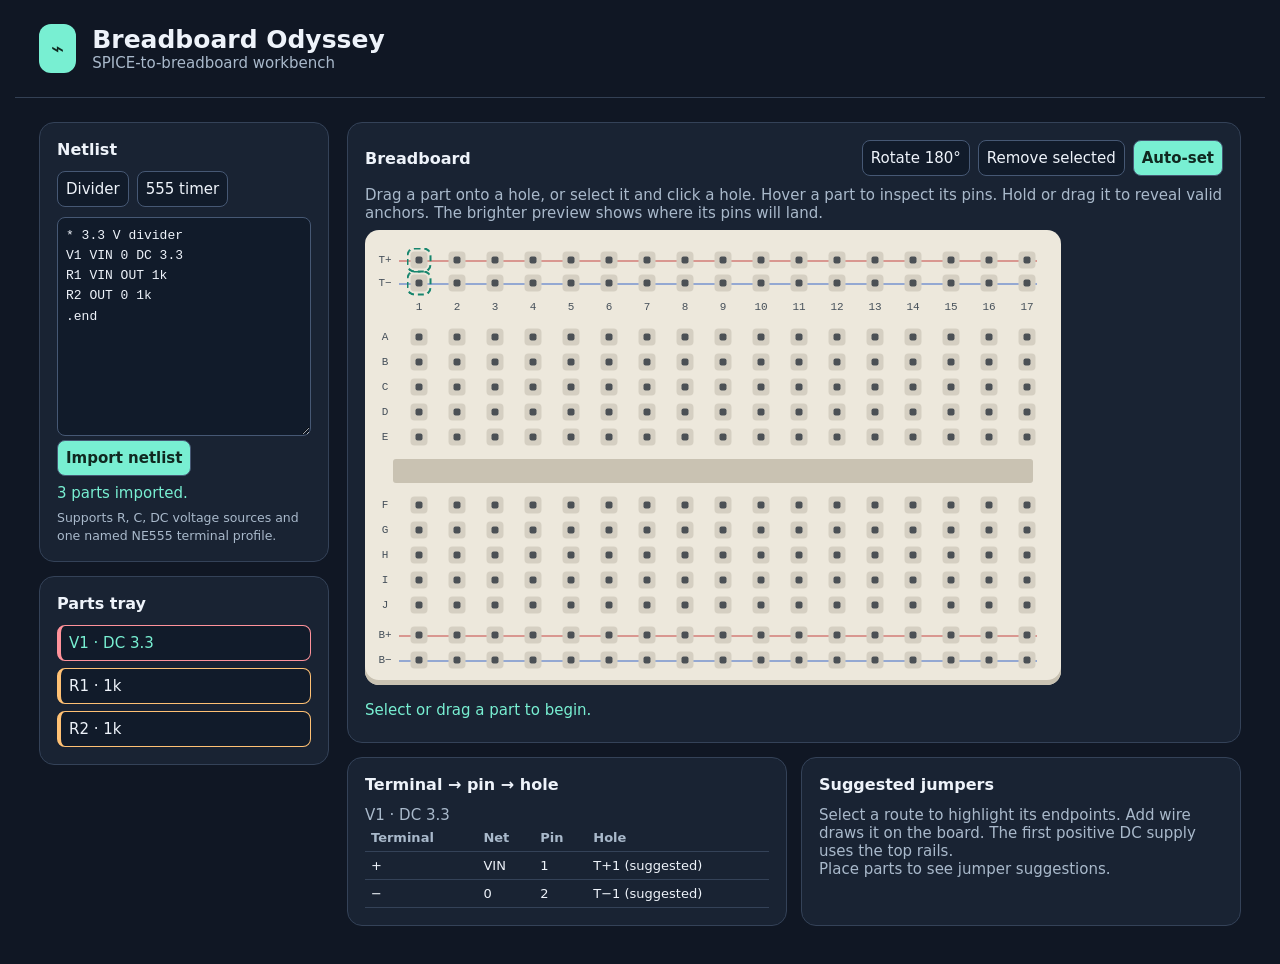
<file: prototype-source.html>
<!doctype html>
<html lang="en"><meta charset="utf-8"><meta name="viewport" content="width=device-width,initial-scale=1"><title>Breadboard Odyssey</title>
<style>
*{box-sizing:border-box}body{margin:0;background:#101724;color:#eef3fa;font:15px system-ui,sans-serif}header,main{max-width:1250px;margin:auto;padding:24px}header{border-bottom:1px solid #334054;display:flex;align-items:center;gap:16px}header i{background:#78efd2;color:#102820;border-radius:12px;padding:12px;font-style:normal;font-size:22px}h1,h2,p{margin:0}h1{font-size:25px}header p,small,.muted{color:#a9b9cb}main{display:grid;grid-template-columns:290px minmax(0,1fr);gap:18px}section{background:#192333;border:1px solid #344258;border-radius:15px;padding:17px;margin-bottom:14px}h2{font-size:16px;margin-bottom:12px}button,select,textarea{font:inherit;color:inherit;background:#111b2a;border:1px solid #465874;border-radius:8px;padding:8px}button,select{cursor:pointer}button:hover,button[aria-pressed=true]{border-color:#78efd2;color:#78efd2}button.primary{background:#78efd2;color:#102820;font-weight:700}textarea{width:100%;font:13px monospace;resize:vertical;line-height:1.55}nav,.toolbar{display:flex;gap:8px;flex-wrap:wrap;align-items:center;margin-bottom:10px}.toolbar h2{margin:0 auto 0 0}.tray{display:grid;gap:7px}.tray button{text-align:left}.scroll{overflow:auto;padding:8px 0}.board{position:relative;width:696px;height:455px;background:#ede8dc;border-radius:14px;box-shadow:inset 0 -5px #c9c2b2;color:#46505a}.hole{position:absolute;width:17px;height:17px;padding:0;border:0;border-radius:4px;background:#d5cfc2;display:grid;place-items:center;transform:translate(-50%,-50%)}.hole:after{content:'';width:7px;height:7px;border-radius:2px;background:#4b5055}.hole:hover,.hole:focus-visible{outline:3px solid #139f80}.hole.pin,.hole.link{background:#79e3c2}.hole.link{outline:2px solid #18876e}.label{position:absolute;transform:translate(-50%,-50%);font:11px monospace}.gap{position:absolute;left:28px;right:28px;top:229px;height:24px;background:#c9c2b2;border-radius:3px}.piece{position:absolute;transform:translate(-50%,-50%);background:#243349;border:1px solid #78efd2;border-radius:5px;color:white;padding:2px 5px;font:bold 11px monospace;cursor:grab}.piece.ic{height:25px;background:#121b23}.status{margin-top:8px;color:#78efd2;min-height:24px}.error{color:#ffad9c}.reports{display:grid;grid-template-columns:1fr 1fr;gap:14px}table{width:100%;border-collapse:collapse;text-align:left;font-size:13px}td,th{padding:6px;border-bottom:1px solid #344258}th{color:#a9b9cb}.jump{display:block;margin:4px 0}a{color:#78efd2}#profile{margin-bottom:10px;width:100%} @media(max-width:760px){main,.reports{grid-template-columns:1fr}header,main{padding:12px}}
.ghost{outline:2px dashed #16856d;outline-offset:2px}.rail{position:absolute;left:34px;right:24px;height:2px;opacity:.45}.wire{position:absolute;height:4px;border-radius:3px;transform-origin:left center;pointer-events:none}
.tray button,.piece{--part:#eef3fa;border-color:var(--part)}.tray button{border-left:4px solid var(--part)}.piece{background:color-mix(in srgb,var(--part) 24%,#131b29);color:white}.tray button:hover,.piece:hover{box-shadow:0 0 0 2px var(--part);color:white}.tray button:active,.piece:active{cursor:grabbing;filter:brightness(1.28)}.hole.pin{background:var(--part,#79e3c2)}.hole.inspect{outline:2px solid color-mix(in srgb,var(--part) 75%,#182333);outline-offset:3px}.pin-number{position:absolute;left:50%;bottom:100%;transform:translateX(-50%);background:#202a37;color:white;padding:1px 3px;border-radius:4px;font:bold 10px monospace;pointer-events:none}.hole.target{outline:2px dashed #146b54;outline-offset:1px;background:#afe3d0}.hole.footprint{outline:3px solid #066a69;outline-offset:2px;background:#54e0d5;z-index:2}.hole.blocked{outline:3px solid #b63f32;outline-offset:2px}.board.holding .hole{cursor:grabbing}.tray button,.piece{touch-action:none}</style>
<header><i aria-hidden="true">⌁</i><div><h1>Breadboard Odyssey</h1><p>SPICE-to-breadboard workbench</p></div></header>
<main><aside><section><h2>Netlist</h2><nav><button id="divider">Divider</button><button id="timer">555 timer</button></nav><textarea aria-label="SPICE netlist" id="source" rows="10" spellcheck="false"></textarea><button id="import" class="primary">Import netlist</button><p id="importMessage" class="status" role="status"></p><small>Supports R, C, DC voltage sources and one named NE555 terminal profile.</small></section><section><h2>Parts tray</h2><div id="parts" class="tray"></div></section></aside>
<div><section><div class="toolbar"><h2>Breadboard</h2><button id="rotate">Rotate 180°</button><button id="remove">Remove selected</button><button id="layout" class="primary">Auto-set</button></div><p class="muted">Drag a part onto a hole, or select it and click a hole. Hover a part to inspect its pins. Hold or drag it to reveal valid anchors. The brighter preview shows where its pins will land.</p><div class="scroll"><div id="board" class="board"></div></div><p id="status" class="status" role="status"></p></section><div class="reports"><section><h2>Terminal → pin → hole</h2><div id="mapping"></div></section><section><h2>Suggested jumpers</h2><p class="muted">Select a route to highlight its endpoints. Add wire draws it on the board. The first positive DC supply uses the top rails.</p><div id="jumpers"></div></section></div></div></main>
<script>
const $=id=>document.getElementById(id);
const examples={
 divider:'* 3.3 V divider\nV1 VIN 0 DC 3.3\nR1 VIN OUT 1k\nR2 OUT 0 1k\n.end',
 timer:'* 555 astable wiring example\nV1 VCC 0 DC 5\nR1 VCC DISCHARGE 10k\nR2 DISCHARGE TIMING 10k\nC1 TIMING 0 10u\nC2 CTRL 0 10n\nXU1 VCC 0 TIMING TIMING DISCHARGE CTRL OUT VCC TIMER_DEMO\n* Interface declaration only\n.SUBCKT TIMER_DEMO VCC GND TRIG THRES DISCH CONT OUT RESET\n.ENDS TIMER_DEMO\n.end'
};
const profile={gnd:1,trig:2,out:3,reset:4,cont:5,thres:6,disch:7,vcc:8};
const rows='ABCDEFGHIJ';
let parts=[],selected=null,placements=new Map(),flipped=new Set(),highlight=[];
const rails=['T+','T−','B+','B−']; const cell=(r,c)=>(rows[r]??rails[r-10])+c;
const strip=(r,c)=>r>=10?'rail'+r:(r<5?'upper':'lower')+c;
const x=c=>54+(c-1)*38;
const y=r=>[107,132,157,182,207,275,300,325,350,375,30,53,405,430][r];
function parse(input){
 const lines=[];
 for(const raw of input.split(/\r?\n/)){
  const line=raw.trim().split(';')[0].trim();
  if(!line||line.startsWith('*'))continue;
  if(line.startsWith('+')){if(!lines.length)throw Error('Unexpected continuation line.');lines[lines.length-1]+=' '+line.slice(1).trim();}
  else lines.push(line);
 }
 const models=new Map(), top=[];
 let inModel=false;
 for(const line of lines){
  const [name,...args]=line.split(/\s+/);
  switch(name.toLowerCase()){
   case '.subckt': if(inModel||args.length<2)throw Error('Invalid .SUBCKT declaration.');models.set(args[0].toLowerCase(),args.slice(1).map(s=>s.toLowerCase()));inModel=true;break;
   case '.ends': if(!inModel)throw Error('Unexpected .ENDS.');inModel=false;break;
   case '.end': if(inModel)throw Error('Missing .ENDS.');break;
   default: if(!inModel)top.push([name,...args]);
  }
 }
 if(inModel)throw Error('Missing .ENDS.');
 if(!top.length)throw Error('Enter a netlist with at least one part.');
 const names=new Set();
 return top.map(([name,...args])=>{
  const id=name.toUpperCase(),kind=id[0];
  if(names.has(id))throw Error('Duplicate part '+name);
  names.add(id);
  if(kind==='X'){
   const model=args.at(-1), terms=models.get(model?.toLowerCase());
   if(!terms)throw Error(name+': add the matching .SUBCKT declaration.');
   if(model.toLowerCase()!=='timer_demo'||terms.length!==8||args.length!==9||new Set(terms).size!==8||!terms.every(t=>Object.hasOwn(profile,t)))throw Error(name+': no compatible pin profile. Use the 555 example terminal names.');
   return {id,kind,value:model,pins:terms.map((term,i)=>({term,pin:profile[term],net:args[i].toUpperCase()})).sort((a,b)=>a.pin-b.pin)};
  }
  const valid=(kind==='R'||kind==='C')&&args.length===3||kind==='V'&&(args.length===3||args.length===4&&args[2].toUpperCase()==='DC')&&/^[+-]?(?:\d+(?:\.\d*)?|\.\d+)(?:e[+-]?\d+)?[a-z]*$/i.test(args.at(-1));
  if(!valid)throw Error('Unsupported statement: '+[name,...args].join(' '));
  return {id,kind,value:args.slice(2).join(' '),pins:args.slice(0,2).map((net,i)=>({term:kind==='V'?['+','−'][i]:String(i+1),pin:i+1,net:net.toUpperCase()}))};
 });
}
function supply(){return parts.find(p=>p.kind==='V'&&p.pins[1].net==='0'&&p.pins[0].net!=='0'&&Number(p.value.replace(/^DC\s+/i,''))>0);}
function legs(part,r,c,flip){
 if(part===supply())return r===10?part.pins.map((p,i)=>({...p,r:10+i,c})):null;
 if(r>=10)return null;
 if(part.kind==='X'){
  if(r!==4||c>15)return null;
  return part.pins.map(p=>{const upper=(p.pin<=4)!==flip;const offset=p.pin<=4?p.pin-1:8-p.pin;return {...p,r:upper?4:5,c:c+(flip?3-offset:offset)};});
 }
 if(c>15)return null;
 return part.pins.map((p,i)=>({...p,r,c:c+((i===0)!==flip?0:2)}));
}
function validate(part,r,c,flip){
 const pins=legs(part,r,c,flip);
 if(!pins)throw Error(part===supply()?'Place the supply on the top + rail.':part.kind==='X'?'Place the DIP on E1–E15.':'Choose an anchor at column 15 or earlier.');
 const occupied=[...placements.entries()].filter(([id])=>id!==part.id).flatMap(([,value])=>value.pins);
 for(const pin of pins){
  if(occupied.some(p=>p.r===pin.r&&p.c===pin.c))throw Error(cell(pin.r,pin.c)+' already has a leg.');
  const conflict=occupied.find(p=>p.net!==pin.net&&strip(p.r,p.c)===strip(pin.r,pin.c));
  if(conflict)throw Error('Short blocked: '+pin.net+' and '+conflict.net+' share a connected strip at '+cell(pin.r,pin.c)+'.');
 }
 return pins;
}
function assign(part,r,c,flip=flipped.has(part.id)){
 const pins=validate(part,r,c,flip);
 placements.set(part.id,{r,c,pins});
 if(flip)flipped.add(part.id);else flipped.delete(part.id);
}

const drawn=new Set();
function suggest(part){
 const bands=part===supply()?[10]:part.kind==='X'?[4]:[2,7,1,8,0,9,3,6,4,5];
 for(const r of bands)for(let c=1;c<=15;c++){
  try{return {r,c,pins:validate(part,r,c,flipped.has(part.id))};}catch{}
 }
 return null;
}
function plan(){
 const pins=[...placements.values()].flatMap(q=>q.pins), nets=new Map(), result=[];
 const taken=new Set(pins.map(p=>cell(p.r,p.c)));
 const feed=supply(), powered=feed&&placements.has(feed.id);
 function collect(net,r,c){
  if(!nets.has(net))nets.set(net,new Map());
  const start=r<5?0:5;
  nets.get(net).set(strip(r,c),r>=10?Array.from({length:17},(_,i)=>[r,i+1]):Array.from({length:5},(_,i)=>[start+i,c]));
 }
 if(powered)feed.pins.forEach((p,i)=>{collect(p.net,10+i,1);collect(p.net,12+i,1);});
 for(const p of pins)if(p.r<10)collect(p.net,p.r,p.c);
 for(const [net,groups] of nets){
  const power=powered?feed.pins.findIndex(p=>p.net===net):-1;
  const pending=[...groups.values()], linked=[pending.shift()];
  for(const next of pending){
   let best=null;
   for(const group of linked)for(const a of group)for(const b of next){
    const labels=[cell(...a),cell(...b)];
    if(labels.some(label=>taken.has(label)))continue;
    const score=Math.abs(x(a[1])-x(b[1]))+Math.abs(y(a[0])-y(b[0]));
    if(!best||score<best.score)best={a,b,labels,score};
   }
   if(!best){result.push({net,error:true});break;}
   for(const label of best.labels)taken.add(label);
   result.push({...best,net,key:[net,...best.labels].join('|'),color:power===0?'#bf3434':power===1?'#265ac5':['#653cc5','#0c795c','#a55f12'][result.length%3]});
   linked.push(next);
  }
 }
 return result;
}
function status(message,error=false){$('status').textContent=message;$('status').classList.toggle('error',error);}
function select(id){selected=id;highlight=[];render();status('Selected '+id+'. Choose an anchor hole.');}
function place(id,r,c){
 const part=parts.find(p=>p.id===id);
 if(!part){status('Select a part first.',true);return;}
 try{assign(part,r,c);drawn.clear();selected=id;highlight=[];render();status(id+' placed at '+cell(r,c)+'.');}
 catch(e){status(e.message,true);}
}
function el(tag,txt,cls){const n=document.createElement(tag);if(txt!==undefined)n.textContent=txt;if(cls)n.className=cls;return n;}
function positioned(n,left,top){n.style.left=left+'px';n.style.top=top+'px';return n;}

const boardHoles=new Map();
const colors={R:'#ffc174',C:'#7bd9ef',V:'#ff929b',X:'#c5a7ff'};
const colorFor=id=>colors[id[0]]??'#79e3c2';
let held=null, touch=null, activeAnchor=null, previewHoles=[];
function anchors(id){
 const part=parts.find(p=>p.id===id);
 if(!part)return;
 for(let r=0;r<14;r++)for(let c=1;c<=17;c++){
  try{validate(part,r,c,flipped.has(id));boardHoles.get(cell(r,c))?.classList.add('target');}catch{}
 }
}
function clearPreview(){
 for(const hole of previewHoles)hole.classList.remove('footprint','blocked');
 previewHoles=[];activeAnchor=null;
}
function preview(id,r,c){
 const label=cell(r,c);
 if(activeAnchor?.label===label)return activeAnchor.valid;
 clearPreview();
 const part=parts.find(p=>p.id===id);
 if(!part)return false;
 let valid=false;
 try{
  const pins=validate(part,r,c,flipped.has(id));
  previewHoles=pins.map(pin=>boardHoles.get(cell(pin.r,pin.c))).filter(Boolean);
  for(const hole of previewHoles)hole.classList.add('footprint');
  valid=true;
 }catch{
  const hole=boardHoles.get(label);
  if(hole){hole.classList.add('blocked');previewHoles=[hole];}
 }
 activeAnchor={label,valid};return valid;
}
function beginHold(id){
 if(held===id)return;
 endHold();held=id;$('board').classList.add('holding');anchors(id);
 status('Holding '+id+'. Drop on an outlined anchor.');
}
function endHold(){
 if(!held)return;
 held=null;clearPreview();$('board').classList.remove('holding');
 for(const hole of boardHoles.values())hole.classList.remove('target');
}
function inspect(id,on){
 for(const pin of placements.get(id)?.pins??[]){
  boardHoles.get(cell(pin.r,pin.c))?.classList.toggle('inspect',on);
 }
}
function targetAt(x,y){
 const hole=document.elementFromPoint(x,y)?.closest('.hole');
 if(!hole)return null;
 const [r,c]=hole.dataset.anchor.split(',').map(Number);
 return {r,c};
}
function drag(n,id){
 n.style.setProperty('--part',colorFor(id));n.draggable=true;
 n.onpointerenter=()=>inspect(id,true);
 n.onpointerleave=()=>inspect(id,false);
 n.onfocus=()=>inspect(id,true);n.onblur=()=>inspect(id,false);
 n.onpointerdown=e=>{
  if(e.button!==0)return;
  beginHold(id);
  if(e.pointerType!=='mouse'){
   touch={x:e.clientX,y:e.clientY,moved:false};n.setPointerCapture(e.pointerId);
  }
 };
 n.onpointermove=e=>{
  if(!touch||held!==id)return;
  if(Math.hypot(e.clientX-touch.x,e.clientY-touch.y)>7)touch.moved=true;
  const target=targetAt(e.clientX,e.clientY);
  if(target)preview(id,target.r,target.c);else clearPreview();
 };
 n.onpointerup=e=>{
  if(touch&&held===id){
   const target=targetAt(e.clientX,e.clientY);
   const valid=touch.moved&&target&&preview(id,target.r,target.c);
   touch=null;endHold();
   if(valid)place(id,target.r,target.c);
  }else endHold();
 };
 n.onpointercancel=()=>{if(touch){touch=null;endHold();}};
 n.ondragstart=e=>{beginHold(id);e.dataTransfer.setData('text/plain',id);e.dataTransfer.effectAllowed='move';};
 n.ondragend=endHold;
}
if(typeof window!=='undefined'){
 window.addEventListener('pointerup',()=>{touch=null;endHold();});
 window.addEventListener('blur',endHold);
 window.addEventListener('keydown',e=>{if(e.key==='Escape'){touch=null;endHold();}});
}
function render(){
 const board=$('board');
 boardHoles.clear();
 board.replaceChildren(el('div',undefined,'gap'));
 const active=parts.find(p=>p.id===selected);
 const hint=active&&!placements.has(active.id)?suggest(active):null;
 const routes=plan();
 const occupied=[...placements.entries()].flatMap(([owner,p])=>p.pins.map(pin=>({...pin,owner})));
 for(let c=1;c<=17;c++)board.append(positioned(el('span',c,'label'),x(c),77));
 for(let r=0;r<14;r++){
  if(r>=10){const line=el('div',undefined,'rail');line.style.top=y(r)+'px';line.style.background=r%2?'#265ac5':'#bf3434';board.append(line);}
  board.append(positioned(el('span',rows[r]??rails[r-10],'label'),20,y(r)));
  for(let c=1;c<=17;c++){
   const label=cell(r,c), pin=occupied.find(p=>p.r===r&&p.c===c);
   const button=positioned(el('button',undefined,'hole'+(pin?' pin':'')+(highlight.includes(label)?' link':'')+(hint?.pins.some(p=>p.r===r&&p.c===c)?' ghost':'')),x(c),y(r));
   button.title=label+(pin?' · '+pin.owner+' pin '+pin.pin+' · '+pin.term+' · '+pin.net:'');button.setAttribute('aria-label',button.title);
   button.onclick=()=>place(selected,r,c);
   boardHoles.set(label,button);
   if(pin){button.style.setProperty('--part',colorFor(pin.owner));if(pin.owner.startsWith('X'))button.append(el('span',pin.pin,'pin-number'));}
   button.onpointerenter=()=>{if(held)preview(held,r,c);};
   button.ondragover=e=>{if(held){e.preventDefault();e.dataTransfer.dropEffect=preview(held,r,c)?'move':'none';}};
   button.ondrop=e=>{e.preventDefault();const id=held;const valid=id&&preview(id,r,c);endHold();if(valid)place(id,r,c);};
   button.dataset.anchor=r+','+c;
   board.append(button);
  }
 }

 for(const w of routes){
  if(w.error||(!drawn.has(w.key)&&highlight.join()!==w.labels.join()))continue;
  const dx=x(w.b[1])-x(w.a[1]),dy=y(w.b[0])-y(w.a[0]);
  const line=el('div',undefined,'wire');
  line.style.left=x(w.a[1])+'px';line.style.top=(y(w.a[0])-2)+'px';
  line.style.width=Math.hypot(dx,dy)+'px';line.style.transform='rotate('+Math.atan2(dy,dx)+'rad)';
  line.style.background=w.color;line.style.opacity=drawn.has(w.key)?'.9':'.4';board.append(line);
 }
 $('parts').replaceChildren();
 for(const p of parts){
  const q=placements.get(p.id);
  const button=el('button',p.id+' · '+(p.kind==='X'?'NE555P profile':p.value)+(q?' ✓':''));
  button.setAttribute('aria-pressed',p.id===selected);button.onclick=()=>select(p.id);drag(button,p.id);$('parts').append(button);
  if(q){
   const chip=positioned(el('button',p.id+(p.kind==='X'?(flipped.has(p.id)?' ▸':' ◂'):''),'piece'+(p.kind==='X'?' ic':'')),x(q.c)+(p.kind==='X'?57:q.r>=10?0:38),p.kind==='X'?(y(4)+y(5))/2:q.r>=10?(y(10)+y(11))/2:y(q.r));
   chip.title=p.id+' · '+p.value;
   if(p.kind==='X')chip.style.width='142px';
   chip.setAttribute('aria-label','Select placed '+p.id);chip.onclick=()=>select(p.id);drag(chip,p.id);board.append(chip);
  }
 }
 const part=parts.find(p=>p.id===selected), mapping=$('mapping');
 mapping.replaceChildren();
 if(part){
  if(part.kind==='X'){
   const choice=el('select');choice.id='profile';choice.setAttribute('aria-label','Physical IC package');
   choice.append(el('option','NE555P · PDIP-8'));choice.title='Supported mapping for this demo';
   mapping.append(choice);
  }else mapping.append(el('p',part.id+' · '+part.value,'muted'));
  const table=el('table'),head=table.createTHead().insertRow();
  for(const label of ['Terminal','Net','Pin','Hole'])head.append(el('th',label));
  const body=table.createTBody();
  for(const pin of part.pins){
   const placed=placements.get(part.id)?.pins.find(p=>p.pin===pin.pin);
   const proposed=hint?.pins.find(p=>p.pin===pin.pin);
   const tr=body.insertRow();
   for(const value of [pin.term,pin.net,pin.pin,placed?cell(placed.r,placed.c):proposed?cell(proposed.r,proposed.c)+' (suggested)':'—'])tr.append(el('td',value));
  }
  mapping.append(table);
 }else mapping.append(el('p','Choose a part to inspect its pin map.','muted'));

 const list=$('jumpers'), source=supply(), feed=source&&placements.get(source.id);
 list.replaceChildren();
 if(feed)list.append(el('p','Supply leads: '+cell(10,feed.c)+' (+) and '+cell(11,feed.c)+' (−).','muted'));
 for(const w of routes){
  if(w.error){list.append(el('p',w.net+': move parts to free holes for jumpers.','error'));continue;}
  const row=el('div',undefined,'toolbar');
  const route=el('button',w.net+' · '+w.labels.join(' ↔ '));
  route.onclick=()=>{highlight=w.labels;render();status('Connect '+w.labels.join(' to ')+' for '+w.net+'.');};
  const toggle=el('button',drawn.has(w.key)?'Remove wire':'Add wire');
  toggle.setAttribute('aria-label',toggle.textContent+' '+w.labels.join(' to '));
  toggle.onclick=()=>{
   const added=!drawn.delete(w.key);
   if(added)drawn.add(w.key);
   highlight=added?w.labels:[];
   render();status(added?'Jumper added.':'Jumper removed.');
  };
  row.append(route,toggle);list.append(row);
 }
 if(!routes.length)list.append(el('p','Place parts to see jumper suggestions.','muted'));
}
function load(){
 try{
  const parsed=parse($('source').value);
  parts=parsed;drawn.clear();placements.clear();flipped.clear();highlight=[];
  selected=parts.find(p=>p.kind==='X')?.id??parts[0].id;


  $('importMessage').textContent=parts.length+' parts imported.';
  $('importMessage').classList.remove('error');
  render();status('Select or drag a part to begin.');
 }catch(e){$('importMessage').textContent=e.message;$('importMessage').classList.add('error');}
}
for(const key of Object.keys(examples))$(key).onclick=()=>{$('source').value=examples[key];load();};
$('import').onclick=load;
$('rotate').onclick=()=>{
 const part=parts.find(p=>p.id===selected);
 if(!part)return;
 if(part===supply()){status('Supply polarity is fixed to the marked rails.');return;}
 const q=placements.get(selected), flip=!flipped.has(selected);
 try{
  if(q)assign(part,q.r,q.c,flip);
  else if(flip)flipped.add(selected);else flipped.delete(selected);
  drawn.clear();highlight=[];render();status(part.id+' rotated 180°.');
 }catch(e){status(e.message,true);}
};
$('remove').onclick=()=>{if(placements.delete(selected)){drawn.clear();highlight=[];render();status(selected+' moved back to the tray.');}};
$('layout').onclick=()=>{
 const previous=new Map(placements), oldFlips=new Set(flipped);
 placements.clear();flipped.clear();
 const ordered=[...parts].sort((a,b)=>Number(b.kind==='X')-Number(a.kind==='X'));
 for(const part of ordered){
  const next=suggest(part);
  if(!next){placements=previous;flipped=oldFlips;status('Auto-set ran out of space at '+part.id+'.',true);return;}
  assign(part,next.r,next.c);
 }
 highlight=[];drawn.clear();
 const routes=plan();
 for(const w of routes)if(!w.error)drawn.add(w.key);
 render();status(routes.some(w=>w.error)?'Parts placed. Move parts to free holes for all jumpers.':'Placed '+parts.length+' parts and '+drawn.size+' jumpers.');
};
$('divider').click();
</script>
</html>
</file>
